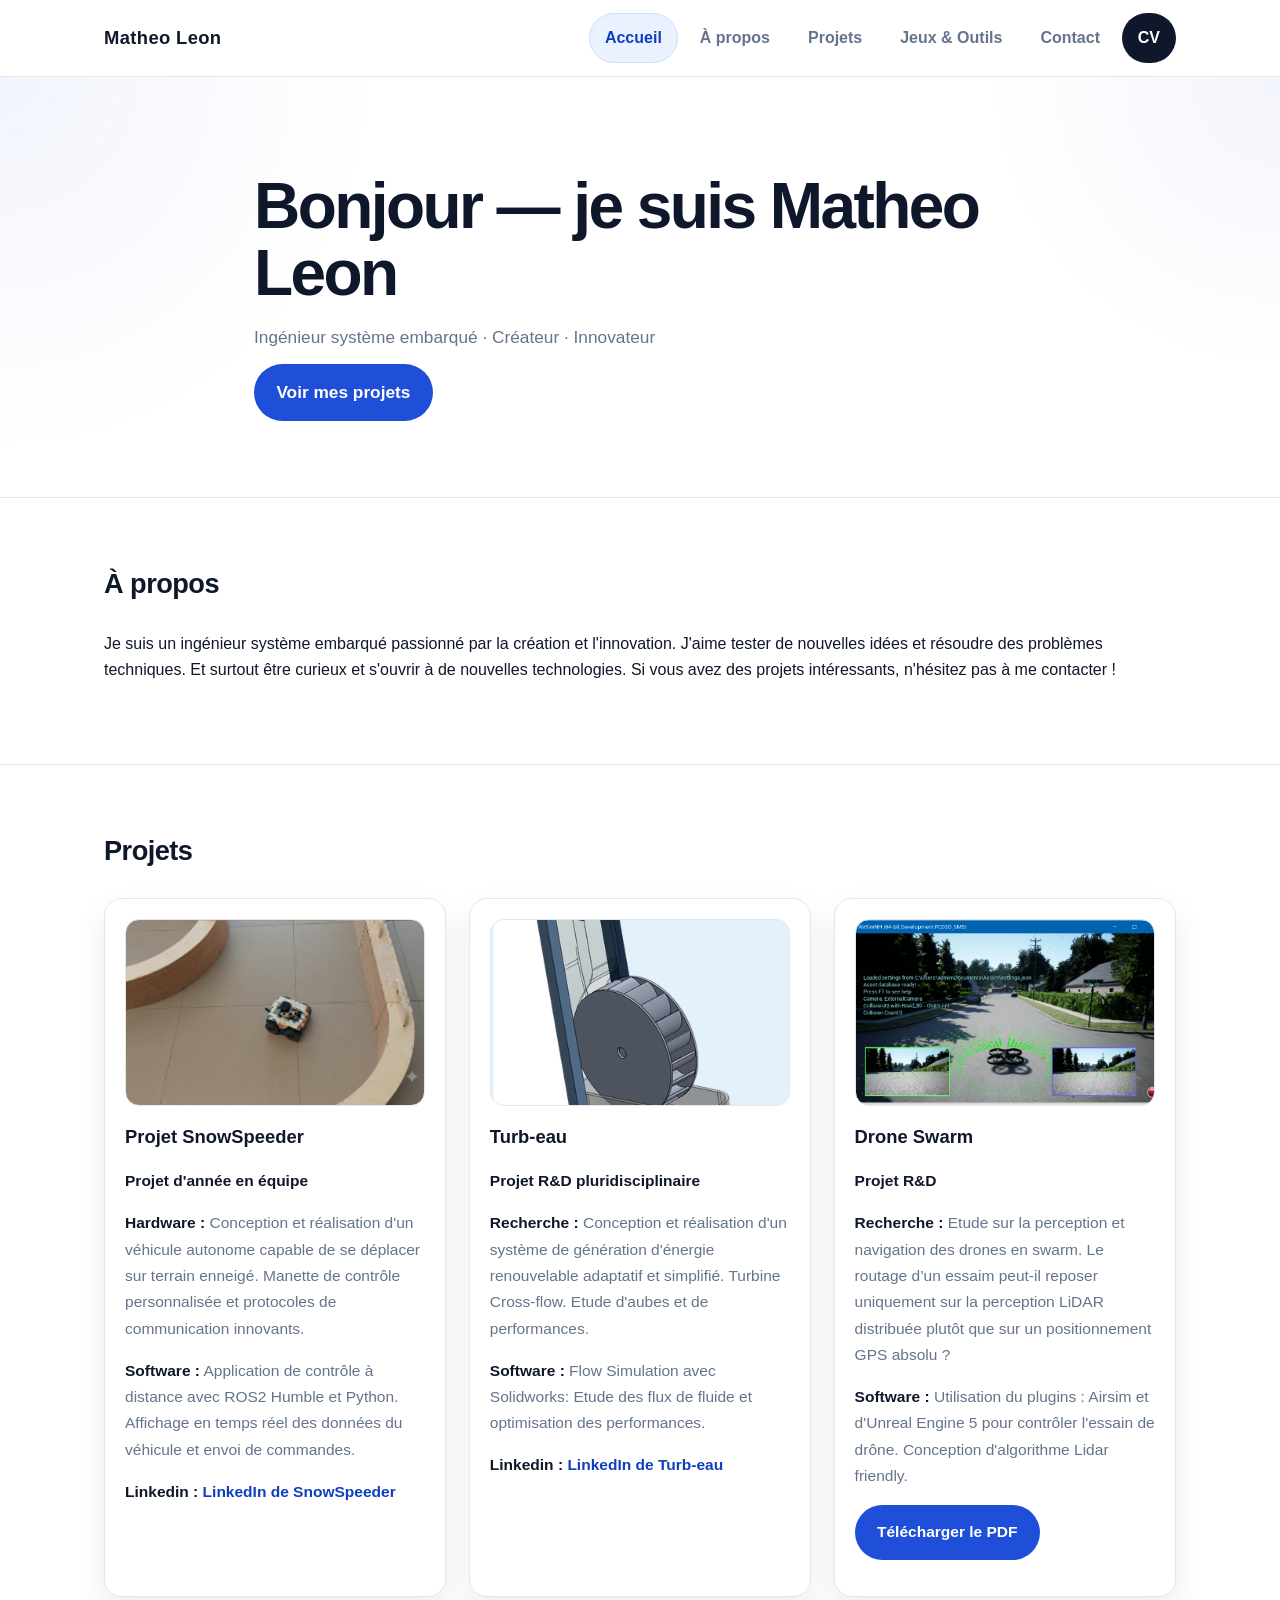
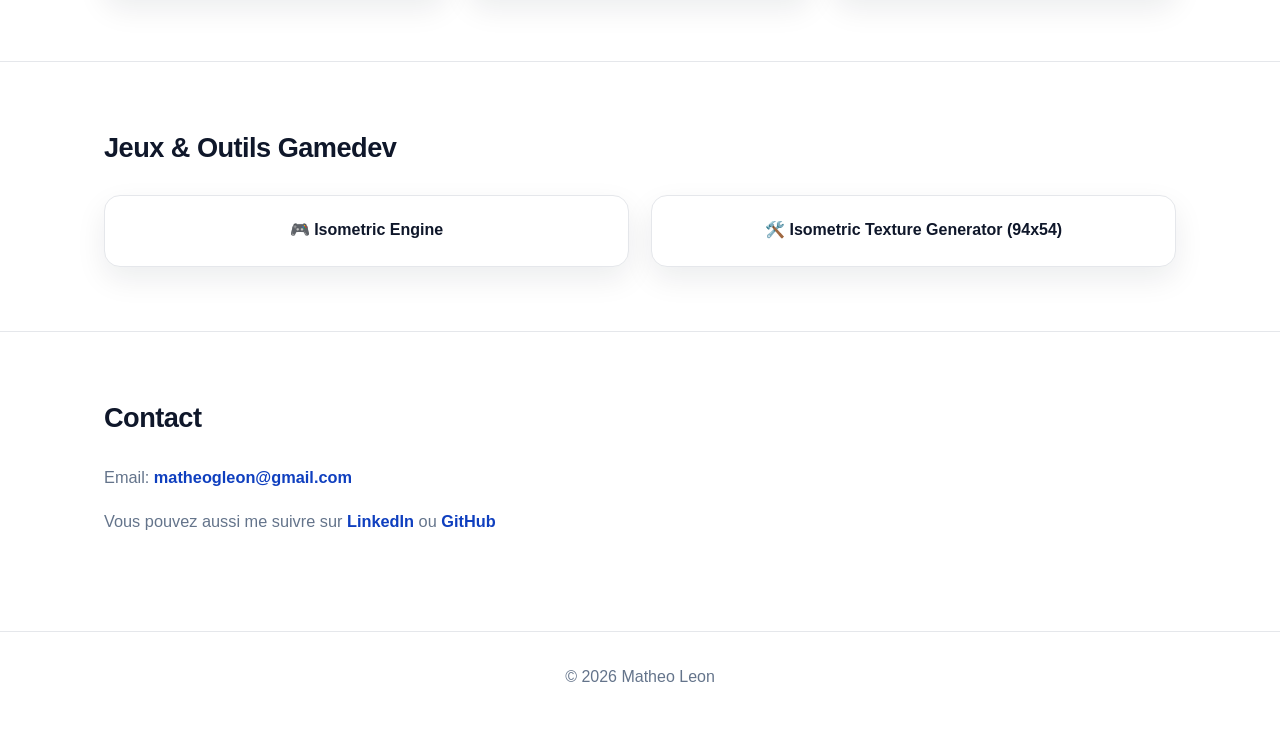
<file: index.html>
<!doctype html>
<html lang="fr">
<head>
  <meta charset="utf-8" />
  <meta name="viewport" content="width=device-width,initial-scale=1" />
  <title>Portfolio — Matheo Leon</title>
  <link rel="stylesheet" href="styles.css">
</head>
<body>
  <header class="site-header">
    <div class="container">
      <a class="logo" href="#home">Matheo Leon</a>
      <button id="nav-toggle" aria-label="Toggle navigation">☰</button>
      <nav id="site-nav" class="nav">
        <a href="#home" class="nav-link">Accueil</a>
        <a href="#about" class="nav-link">À propos</a>
        <a href="#projects" class="nav-link">Projets</a>
        <a href="#games" class="nav-link">Jeux & Outils</a>
        <a href="#contact" class="nav-link">Contact</a>
        <a class="cv-btn" href="assets/cv.pdf" download target="_blank">CV</a>
      </nav>
    </div>
  </header>

  <main>
    <section id="home" class="hero">
      <div class="container hero-inner">
        <h1>Bonjour — je suis Matheo Leon</h1>
        <p>Ingénieur système embarqué · Créateur · Innovateur</p>
        <p><a class="primary" href="#projects">Voir mes projets</a></p>
      </div>
    </section>

    <section id="about" class="section">
      <div class="container">
        <h2>À propos</h2>
        <p>Je suis un ingénieur système embarqué passionné par la création et l'innovation. J'aime tester de nouvelles idées et résoudre des problèmes techniques. Et surtout être curieux et s'ouvrir à de nouvelles technologies. Si vous avez des projets intéressants, n'hésitez pas à me contacter !</p>
      </div>
    </section>

    <section id="projects" class="section">
      <div class="container">
        <h2>Projets</h2>
        <div class="grid">
          <article class="card">
            <div class="card-image" style="background-image: url('assets/snowspeeder.png');"></div>
            <h3>Projet SnowSpeeder</h3>
            <p><strong>Projet d'année en équipe</strong></p>
            <p><strong>Hardware :</strong> Conception et réalisation d'un véhicule autonome capable de se déplacer sur terrain enneigé. Manette de contrôle personnalisée et protocoles de communication innovants.</p>
            <p><strong>Software :</strong> Application de contrôle à distance avec ROS2 Humble et Python. Affichage en temps réel des données du véhicule et envoi de commandes.</p>
            <p><strong>Linkedin :</strong> <a href="https://www.linkedin.com/company/snowspeeder/?viewAsMember=true" class="contact-link" target="_blank">LinkedIn de SnowSpeeder</a></p>
          </article>
          <article class="card">
            <div class="card-image" style="background-image: url('assets/turb-eau2.png');"></div>
            <h3>Turb-eau</h3>
            <p><strong>Projet R&D pluridisciplinaire</strong></p>
            <p><strong>Recherche :</strong> Conception et réalisation d'un système de génération d'énergie renouvelable adaptatif et simplifié. Turbine Cross-flow. Etude d'aubes et de performances.</p>
            <p><strong>Software :</strong> Flow Simulation avec Solidworks: Etude des flux de fluide et optimisation des performances. </p>
            <p><strong>Linkedin :</strong> <a href="https://www.linkedin.com/company/turb-eau/?viewAsMember=true" class="contact-link" target="_blank">LinkedIn de Turb-eau</a></p>
          </article>
          <article class="card">
            <div class="card-image" style="background-image: url('assets/Airsim.png');"></div>
            <h3>Drone Swarm</h3>
            <p><strong>Projet R&D</strong></p>
            <p><strong>Recherche :</strong> Etude sur la perception et navigation des drones en swarm. Le routage d’un essaim peut-il reposer uniquement sur la perception LiDAR distribuée plutôt que sur un positionnement GPS absolu ? </p>
            <p><strong>Software :</strong> Utilisation du plugins : Airsim et d'Unreal Engine 5 pour contrôler l'essain de drône. Conception d'algorithme Lidar friendly.</p>
            <p><a class="primary" href="assets/R_D.pdf" download target="_blank" rel="noopener">Télécharger le PDF</a></p>
          </article>
        </div>
      </div>
    </section>

    <section id="games" class="section">
      <div class="container">
        <h2>Jeux & Outils Gamedev</h2>
        <div class="grid">
          <a class="card-link" href="games/IsometricEngine/index.html">🎮 Isometric Engine</a>
          <a class="card-link" href="games/TextureGenerator/index.html">🛠️ Isometric Texture Generator (94x54)</a>
        </div>
      </div>
    </section>

    <section id="contact" class="section">
      <div class="container">
        <h2>Contact</h2>
        <p>Email: <a href="mailto:matheogleon@gmail.com" class="contact-link">matheogleon@gmail.com</a></p>
        <p>Vous pouvez aussi me suivre sur <a href="https://www.linkedin.com/in/math%C3%A9o-leon-8b488624a/" class="contact-link">LinkedIn</a> ou <a href="https://github.com/mathe2810" class="contact-link">GitHub</a></p>
      </div>
    </section>
  </main>

  <footer class="site-footer">
    <div class="container">© 2026 Matheo Leon</div>
  </footer>

  <script src="script.js"></script>
</body>
</html>
</file>
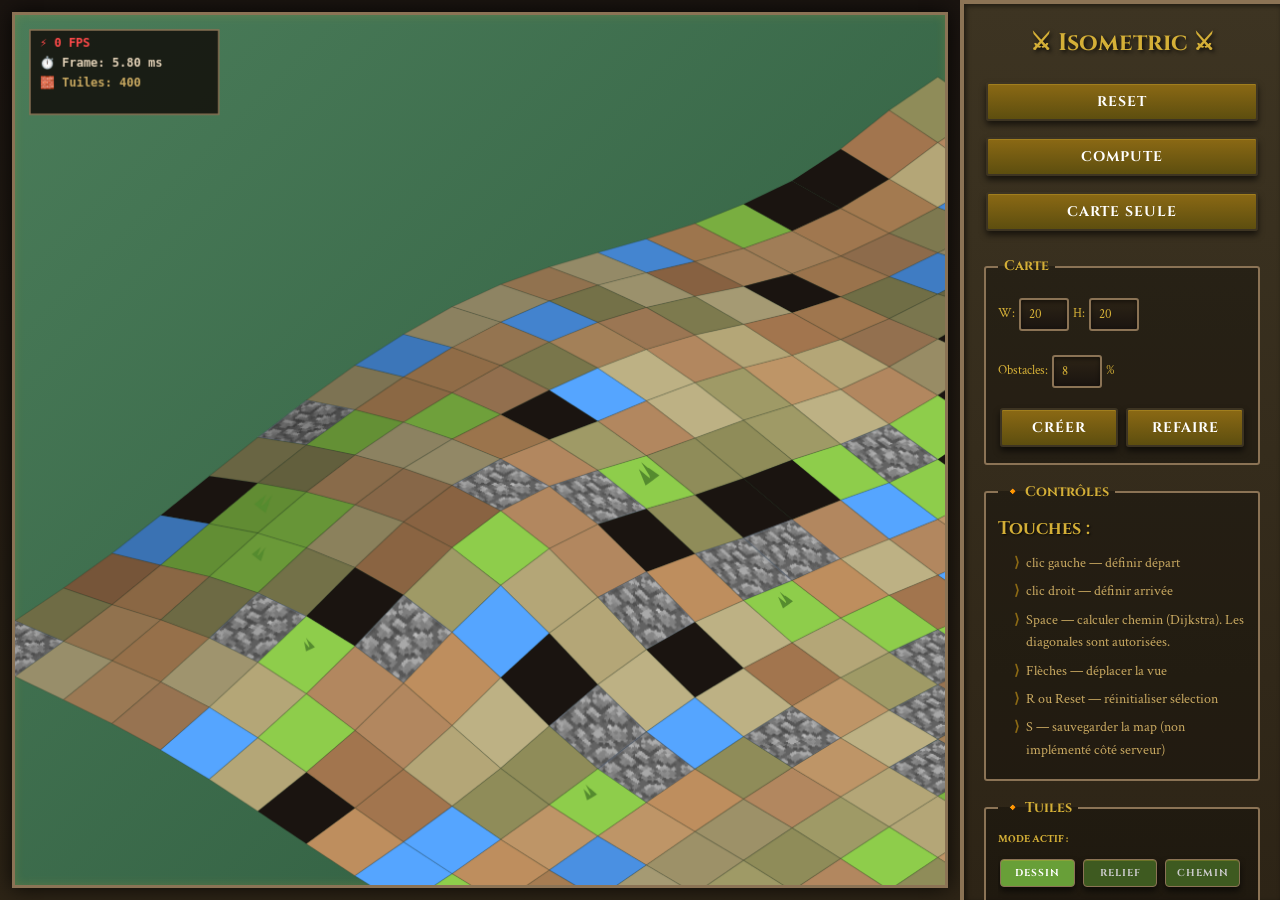
<file: games/IsometricEngine/index.html>
<!doctype html>
<html lang="fr">
<head>
  <meta charset="utf-8">
  <!-- Correction du viewport pour forcer le bon zoom sur mobile et bloquer le zoom accidentel -->
  <meta name="viewport" content="width=device-width, initial-scale=1.0, maximum-scale=1.0, user-scalable=no">
  <title>IsometricEngine — Web</title>
  <link rel="stylesheet" href="styles.css">
</head>
<body>
  <div id="content">
    <div id="canvasContainer">
      <canvas id="game" width="900" height="800"></canvas>
    </div>
    <aside id="sidebar">
      <div id="ui">
        <h1 style="font-family:'Cinzel',serif;text-align:center;margin:0 0 16px 0;font-size:24px;color:#d4af37;text-shadow:2px 2px 4px rgba(0,0,0,0.8)">⚔ Isometric ⚔</h1>
        <div style="display:flex;flex-direction:column;gap:8px;margin-bottom:12px">
          <button id="btnReset">Reset</button>
          <button id="btnCompute">Compute</button>
          <button id="btnMapOnly">Carte seule</button>
        </div>
        <fieldset style="border:2px solid #8b7355;padding:12px;margin:8px 0;background:rgba(0,0,0,0.3);border-radius:3px">
          <legend style="color:#d4af37;font-weight:bold;padding:0 6px">Carte</legend>
          <div style="display:flex;flex-direction:column;gap:8px">
            <label style="display:flex;gap:4px;align-items:center">
              W:
              <input id="inputWidth" type="number" min="5" max="100" value="20" style="width:50px" />
              H:
              <input id="inputHeight" type="number" min="5" max="100" value="20" style="width:50px" />
            </label>
            <label style="display:flex;gap:4px;align-items:center">
              Obstacles:
              <input id="inputObstacleProb" type="number" min="0" max="50" value="8" step="1" style="width:50px" />
              %
            </label>
            <div style="display:flex;gap:4px">
              <button id="btnCreateMap" style="flex:1">Créer</button>
              <button id="btnRegenerate" style="flex:1">Refaire</button>
            </div>
          </div>
        </fieldset>
        <fieldset style="border:2px solid #8b7355;padding:12px;margin:8px 0;background:rgba(0,0,0,0.3);border-radius:3px">
          <legend style="color:#d4af37;font-weight:bold;padding:0 6px;cursor:pointer" onclick="toggleSection('controlsSection')" title="Clic pour plier/déplier">🔸 Contrôles</legend>
          <div id="controlsSection" class="collapsible-content" style="display:block">
            <div id="controls">
              <strong>Touches :</strong>
              <ul>
                <li>clic gauche — définir départ</li>
                <li>clic droit — définir arrivée</li>
                <li>Space — calculer chemin (Dijkstra). Les diagonales sont autorisées.</li>
                <li>Flèches — déplacer la vue</li>
                <li>R ou Reset — réinitialiser sélection</li>
                <li>S — sauvegarder la map (non implémenté côté serveur)</li>
              </ul>
            </div>
          </div>
        </fieldset>
        <fieldset style="border:2px solid #8b7355;padding:12px;margin:8px 0;background:rgba(0,0,0,0.3);border-radius:3px">
          <legend style="color:#d4af37;font-weight:bold;padding:0 6px;cursor:pointer" onclick="toggleSection('tilesSection')" title="Clic pour plier/déplier">🔸 Tuiles</legend>
          <div id="tilesSection" class="collapsible-content" style="display:block">
            <div id="tilesPalette">
              <!-- Tuiles générées par JS -->
            </div>
          </div>
        </fieldset>
        <fieldset style="border:2px solid #8b7355;padding:12px;margin:8px 0;background:rgba(0,0,0,0.3);border-radius:3px">
          <legend style="color:#d4af37;font-weight:bold;padding:0 6px">Infos</legend>
          <div id="info">
            <p id="infoStart">Départ: -</p>
            <p id="infoGoal">Arrivée: -</p>
            <p id="infoPath">Longueur du chemin: -</p>
          </div>
        </fieldset>
      </div>
    </aside>
  </div>
  <script type="module" src="js/main.js"></script>
</body>
</html>
</file>
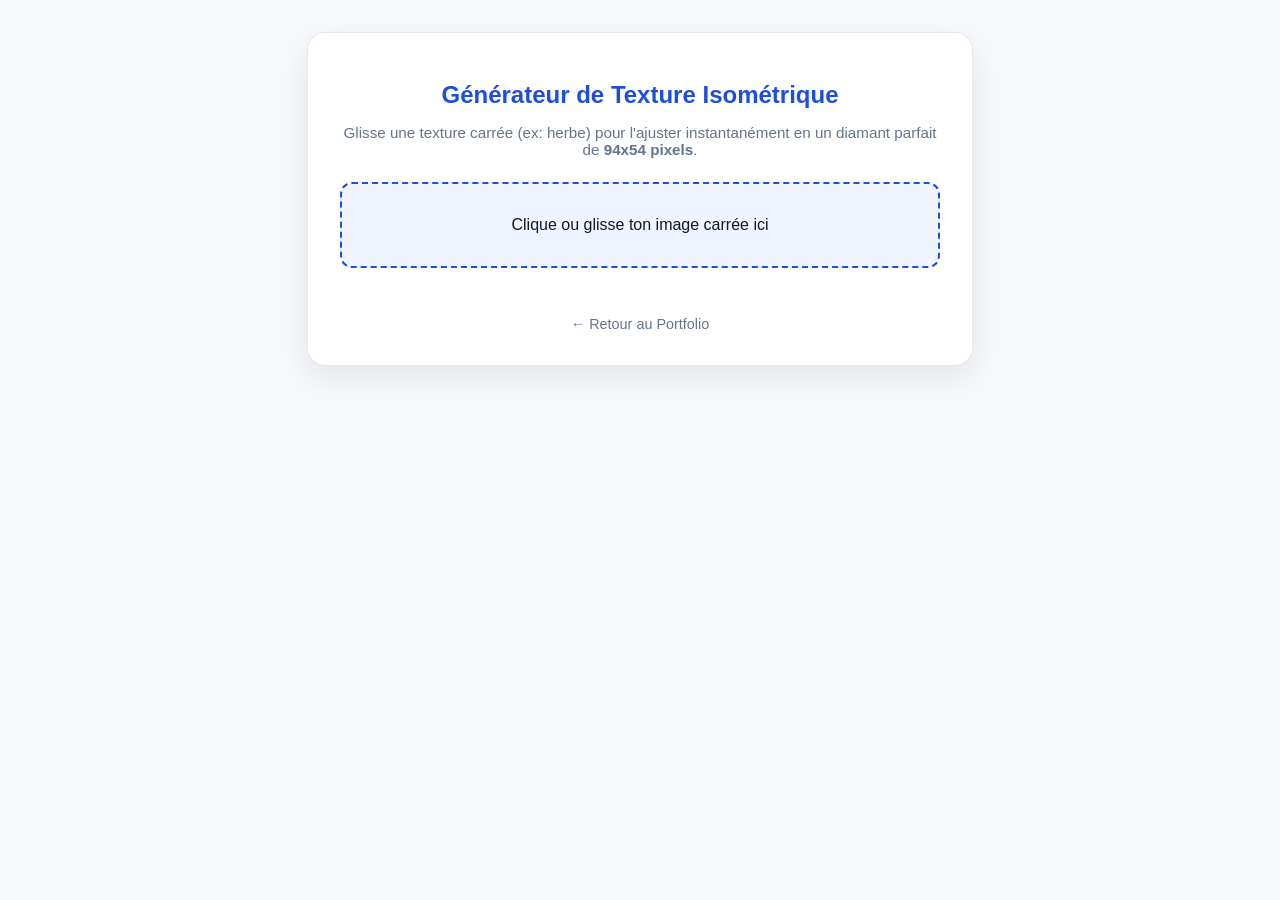
<file: games/TextureGenerator/index.html>
<!doctype html>
<html lang="fr">
<head>
  <meta charset="utf-8" />
  <meta name="viewport" content="width=device-width, initial-scale=1" />
  <title>Isometric Texture Generator</title>
  <style>
    body {
      margin: 0;
      font-family: 'Segoe UI', Tahoma, Geneva, Verdana, sans-serif;
      background: #f7f8fb;
      color: #0f172a;
      display: flex;
      flex-direction: column;
      align-items: center;
      padding: 2rem;
    }
    .container {
      max-width: 600px;
      background: #ffffff;
      border: 1px solid #e5e7eb;
      border-radius: 18px;
      padding: 2rem;
      box-shadow: 0 12px 30px rgba(15, 23, 42, 0.08);
      text-align: center;
    }
    h1 { font-size: 1.5rem; margin-bottom: 0.5rem; color: #1f4ed8; }
    p { color: #64748b; font-size: 0.95rem; margin-bottom: 1.5rem; }
    .drop-zone {
      border: 2px dashed #1f4ed8;
      border-radius: 12px;
      padding: 2rem;
      background: #f0f4ff;
      cursor: pointer;
      transition: background 0.2s;
      margin-bottom: 1.5rem;
    }
    .drop-zone:hover { background: #e2ebff; }
    input[type="file"] { display: none; }
    .preview-box {
      margin: 1.5rem 0;
      display: none;
    }
    .preview-title { font-weight: 600; margin-bottom: 0.5rem; font-size: 0.9rem; }
    canvas {
      background-image: repeating-conic-gradient(#fff 0% 25%, #e5e7eb 0% 50%);
      background-size: 10px 10px;
      border: 1px solid #cbd5e1;
      image-rendering: pixelated;
      max-width: 100%;
      height: auto;
    }
    .btn {
      display: inline-block;
      background: #1f4ed8;
      color: white;
      padding: 0.75rem 1.5rem;
      border-radius: 999px;
      text-decoration: none;
      font-weight: 700;
      border: none;
      cursor: pointer;
      transition: background 0.2s;
    }
    .btn:hover { background: #0f3fbf; }
    .btn:disabled { background: #cbd5e1; cursor: not-allowed; }
    .back-link { margin-top: 1.5rem; display: inline-block; color: #64748b; text-decoration: none; font-size: 0.9rem; }
    .back-link:hover { text-decoration: underline; }
  </style>
</head>
<body>

<div class="container">
  <h1>Générateur de Texture Isométrique</h1>
  <p>Glisse une texture carrée (ex: herbe) pour l'ajuster instantanément en un diamant parfait de <strong>94x54 pixels</strong>.</p>
  
  <div class="drop-zone" id="dropZone">
    <span>Clique ou glisse ton image carrée ici</span>
    <input type="file" id="fileInput" accept="image/*" />
  </div>

  <div class="preview-box" id="previewBox">
    <div class="preview-title">Aperçu Réel (Rendu Pixelisé Élargi pour contrôle) :</div>
    <!-- Le canvas fait STRICTEMENT 94x54 en interne -->
    <canvas id="isoCanvas" width="94" height="54" style="width: 282px; height: 162px;"></canvas>
    <div style="margin-top: 0.5rem;"><button class="btn" id="downloadBtn">Télécharger la texture (94x54)</button></div>
  </div>

  <a href="../../index.html" class="back-link">← Retour au Portfolio</a>
</div>

<script>
  const dropZone = document.getElementById('dropZone');
  const fileInput = document.getElementById('fileInput');
  const previewBox = document.getElementById('previewBox');
  const canvas = document.getElementById('isoCanvas');
  const ctx = canvas.getContext('2d');
  const downloadBtn = document.getElementById('downloadBtn');

  dropZone.addEventListener('click', () => fileInput.click());
  
  dropZone.addEventListener('dragover', (e) => {
    e.preventDefault();
    dropZone.style.background = "#e2ebff";
  });

  dropZone.addEventListener('dragleave', () => {
    dropZone.style.background = "#f0f4ff";
  });

  dropZone.addEventListener('drop', (e) => {
    e.preventDefault();
    dropZone.style.background = "#f0f4ff";
    if (e.dataTransfer.files.length) {
      processImage(e.dataTransfer.files[0]);
    }
  });

  fileInput.addEventListener('change', (e) => {
    if (e.target.files.length) {
      processImage(e.target.files[0]);
    }
  });

  function processImage(file) {
    const reader = new FileReader();
    reader.onload = function(event) {
      const img = new Image();
      img.onload = function() {
        // Nettoyage et désactivation du lissage pour le pixel-art
        ctx.clearRect(0, 0, canvas.width, canvas.height);
        ctx.imageSmoothingEnabled = false;

        ctx.save();
        
        // Déplacement au centre du canvas (47, 27)
        ctx.translate(canvas.width / 2, canvas.height / 2);
        
        // Matrice de transformation isométrique pure sans cisaillement parasite
        // Mappe les 4 coins du carré sur les 4 sommets du diamant (94x54)
        const m11 = canvas.width / (2 * img.width);
        const m12 = canvas.height / (2 * img.width);
        const m21 = -canvas.width / (2 * img.height);
        const m22 = canvas.height / (2 * img.height);
        
        ctx.transform(m11, m12, m21, m22, 0, 0);
        
        // Dessin centré de l'image d'origine
        ctx.drawImage(img, -img.width / 2, -img.height / 2, img.width, img.height);
        
        ctx.restore();
        
        previewBox.style.display = "block";
      }
      img.src = event.target.result;
    }
    reader.readAsDataURL(file);
  }

  downloadBtn.addEventListener('click', () => {
    const link = document.createElement('a');
    link.download = 'grass_tile_94x54.png';
    link.href = canvas.toDataURL('image/png');
    link.click();
  });
</script>
</body>
</html>
</file>
<file: styles.css>
:root{
  --bg:#ffffff;
  --surface:#f7f8fb;
  --surface-2:#ffffff;
  --text:#0f172a;
  --muted:#64748b;
  --line:#e5e7eb;
  --accent:#1f4ed8;
  --accent-strong:#0f3fbf;
  --shadow:0 12px 30px rgba(15, 23, 42, 0.08);
}

*{box-sizing:border-box}

html{scroll-behavior:smooth}

body{
  margin:0;
  font-family:Inter, "Segoe UI", Tahoma, Geneva, Verdana, sans-serif;
  background:var(--bg);
  color:var(--text);
  line-height:1.65;
  font-size:16px;
}

.container{max-width:1120px;margin:0 auto;padding:0 1.5rem}

/* ===== HEADER & NAV ===== */
.site-header{
  position:sticky;
  top:0;
  z-index:100;
  background:rgba(255,255,255,0.9);
  backdrop-filter:blur(14px);
  border-bottom:1px solid var(--line);
}

.site-header .container{
  min-height:76px;
  display:flex;
  align-items:center;
  justify-content:space-between;
  gap:1.5rem;
}

.logo{
  font-weight:800;
  font-size:1.15rem;
  letter-spacing:0.02em;
  color:var(--text);
  text-decoration:none;
  white-space:nowrap;
}

#nav-toggle{
  display:none;
  background:var(--surface);
  border:1px solid var(--line);
  color:var(--text);
  border-radius:12px;
  font-size:1.1rem;
  cursor:pointer;
  width:44px;
  height:44px;
}

.nav{
  margin-left:auto;
  display:flex;
  align-items:center;
  gap:0.35rem;
  flex-wrap:wrap;
}

.nav-link{
  color:var(--muted);
  text-decoration:none;
  padding:0.7rem 0.95rem;
  border-radius:999px;
  font-weight:600;
  transition:background-color 0.2s ease, color 0.2s ease, border-color 0.2s ease;
  border:1px solid transparent;
}

.nav-link:hover{
  color:var(--text);
  background:var(--surface);
  border-color:var(--line);
}

.nav-link.active{
  color:var(--accent-strong);
  background:#eaf1ff;
  border-color:#cddcff;
}

.cv-btn{
  display:inline-flex;
  align-items:center;
  justify-content:center;
  background:var(--text);
  color:#fff;
  padding:0.72rem 1rem;
  border-radius:999px;
  font-weight:700;
  text-decoration:none;
  transition:transform 0.2s ease, box-shadow 0.2s ease, background-color 0.2s ease;
  box-shadow:none;
}

.cv-btn:hover{
  transform:translateY(-1px);
  background:#111827;
  box-shadow:0 10px 20px rgba(15, 23, 42, 0.12);
}

/* ===== SECTIONS & LAYOUT ===== */
.hero{
  padding:6rem 0 4rem;
  background:
    radial-gradient(circle at top left, rgba(31, 78, 216, 0.06), transparent 28%),
    radial-gradient(circle at top right, rgba(15, 63, 191, 0.05), transparent 22%);
}

.hero-inner{
  max-width:820px;
}

.hero-inner h1{
  font-size:clamp(2.4rem, 5vw, 4.4rem);
  line-height:1.05;
  margin:0 0 1rem;
  letter-spacing:-0.04em;
  color:var(--text);
  font-weight:800;
}

.hero-inner p{
  font-size:1.08rem;
  color:var(--muted);
  margin:0.75rem 0;
  max-width:720px;
}

.section{
  padding:4rem 0;
  border-top:1px solid var(--line);
}

.section h2{
  font-size:1.7rem;
  margin:0 0 1.5rem;
  color:var(--text);
  font-weight:750;
  letter-spacing:-0.02em;
}

/* ===== CARDS & GRID ===== */
.grid{
  display:grid;
  grid-template-columns:repeat(auto-fit,minmax(280px,1fr));
  gap:1.4rem;
  margin-top:1rem;
}

.card{
  background:var(--surface-2);
  border:1px solid var(--line);
  border-radius:18px;
  padding:1.25rem;
  box-shadow:var(--shadow);
  transition:transform 0.2s ease, box-shadow 0.2s ease, border-color 0.2s ease;
  overflow:hidden;
}

.card:hover{
  transform:translateY(-3px);
  box-shadow:0 16px 34px rgba(15, 23, 42, 0.1);
  border-color:#cfd8e3;
}

.card-image{
  width:100%;
  aspect-ratio:16/10;
  border-radius:14px;
  margin-bottom:1rem;
  background-size:cover;
  background-position:center;
  background-color:var(--surface);
  border:1px solid var(--line);
}

.card h3{
  margin:0.8rem 0 0.5rem;
  color:var(--text);
  font-size:1.15rem;
  font-weight:750;
}

.card p{
  color:var(--muted);
  font-size:0.97rem;
  line-height:1.7;
}

.card strong{color:var(--text)}

.card ul{
  margin:0.5rem 0;
  padding-left:1.2rem;
}

.card li{
  color:var(--muted);
  margin:0.3rem 0;
}

.card-link{
  display:flex;
  align-items:center;
  justify-content:center;
  min-height:72px;
  background:var(--surface-2);
  border:1px solid var(--line);
  padding:1rem 1.2rem;
  border-radius:16px;
  color:var(--text);
  text-decoration:none;
  font-weight:700;
  box-shadow:var(--shadow);
  transition:transform 0.2s ease, box-shadow 0.2s ease, border-color 0.2s ease;
}

.card-link:hover{
  border-color:#cfd8e3;
  transform:translateY(-2px);
  box-shadow:0 16px 34px rgba(15, 23, 42, 0.1);
}

/* ===== BUTTONS & LINKS ===== */
.primary{
  display:inline-flex;
  align-items:center;
  justify-content:center;
  background:var(--accent);
  color:#fff;
  padding:0.9rem 1.4rem;
  border-radius:999px;
  text-decoration:none;
  font-weight:700;
  transition:transform 0.2s ease, box-shadow 0.2s ease, background-color 0.2s ease;
}

.primary:hover{
  transform:translateY(-1px);
  background:var(--accent-strong);
  box-shadow:0 12px 20px rgba(31, 78, 216, 0.18);
}

.contact-link{
  color:var(--accent-strong);
  text-decoration:none;
  font-weight:650;
}

.contact-link:hover{
  text-decoration:underline;
}

#contact p{
  font-size:1.02rem;
  color:var(--muted);
}

/* ===== FOOTER ===== */
.site-footer{
  padding:2rem 0 3rem;
  text-align:center;
  color:var(--muted);
  border-top:1px solid var(--line);
  margin-top:1rem;
}

/* ===== MOBILE MENU ===== */
@media(max-width:780px){
  .site-header .container{gap:0.75rem}

  #nav-toggle{display:inline-flex;align-items:center;justify-content:center}

  .nav{
    position:fixed;
    top:0;
    right:0;
    width:min(82vw, 340px);
    height:100vh;
    flex-direction:column;
    align-items:stretch;
    gap:0.45rem;
    background:#fff;
    padding:5.2rem 1rem 1rem;
    margin:0;
    z-index:1000;
    transform:translateX(100%);
    transition:transform 0.25s ease;
    border-left:1px solid var(--line);
    box-shadow:-16px 0 30px rgba(15, 23, 42, 0.12);
  }

  .nav.show{transform:translateX(0)}

  .nav-link,
  .cv-btn{
    width:100%;
    justify-content:center;
    border-radius:14px;
    padding:0.9rem 1rem;
  }

  .nav-link{background:var(--surface);border-color:var(--line)}
  .nav-link:hover{background:#eef2f7}

  .hero{padding:4rem 0 3rem}
  .section{padding:3rem 0}
  .section h2{font-size:1.45rem}
  .grid{grid-template-columns:1fr;gap:1rem}
}
</file>
<file: games/IsometricEngine/styles.css>
@import url('https://fonts.googleapis.com/css2?family=Cinzel:wght@400;700&family=Crimson+Text:ital@0;1&display=swap');

@font-face {
  font-family: 'OldLondon';
  src: url('fonts/OldLondon.ttf') format('truetype');
}

* { box-sizing: border-box; }

html, body {
  height: 100%;
  width: 100%;
}

body {
  margin: 0;
  background: linear-gradient(135deg, #2d2416 0%, #3d3422 100%);
  font-family: 'Crimson Text', serif;
  color: #d4af37;
  overflow: hidden; /* Bloque le scroll global du body sur PC, géré de manière responsive ci-dessous */
}

#content {
  display: flex;
  flex-direction: row;
  align-items: stretch;
  width: 100%;
  height: 100vh;
}

#canvasContainer {
  flex: 1;
  display: flex;
  align-items: center;
  justify-content: center;
  padding: 12px;
  background: linear-gradient(to bottom, #1a1410 0%, #2d2416 100%);
  overflow: hidden;
}

canvas {
  background: linear-gradient(135deg, #4a7c59 0%, #2d5a3d 100%);
  display: block;
  border: 3px solid #8b7355;
  box-shadow: 0 0 20px rgba(0,0,0,0.8), inset 0 0 10px rgba(212,175,55,0.2);
  margin: auto;
  
  /* Rendre le canvas responsive : il garde son ratio et ne dépasse jamais de son conteneur */
  max-width: 100%;
  max-height: 100%;
  object-fit: contain;
}

#sidebar {
  width: 320px;
  height: 100vh;
  padding: 20px;
  background: linear-gradient(to bottom, #3d3422 0%, #2d2416 100%);
  border-left: 4px solid #8b7355;
  border-top: 4px solid #8b7355;
  box-shadow: inset 2px 2px 5px rgba(0,0,0,0.5);
  font-size: 14px;
  line-height: 1.6;
  overflow-y: auto; 
  display: flex;
  flex-direction: column;
}

/* Personnalisation de la scrollbar de la sidebar pour qu'elle reste dans le thème médiéval */
#sidebar::-webkit-scrollbar {
  width: 6px;
}
#sidebar::-webkit-scrollbar-track {
  background: rgba(0, 0, 0, 0.2);
}
#sidebar::-webkit-scrollbar-thumb {
  background: #8b7355;
  border-radius: 3px;
}

#ui {
  margin-bottom: 0; 
  display: flex;
  flex-direction: column;
  height: 100%;
}

#ui strong, #controls strong, #info strong {
  font-family: 'Cinzel', serif;
  font-size: 18px;
  color: #d4af37;
  text-shadow: 1px 1px 2px rgba(0,0,0,0.8);
}

#controls ul {
  margin: 8px 0 0 16px;
  padding: 0;
  list-style: none;
}

#controls li {
  margin: 6px 0;
  padding-left: 12px;
  position: relative;
  color: #c9a961;
}

#controls li:before {
  content: "⟩";
  position: absolute;
  left: 0;
  color: #8b6914;
  font-weight: bold;
}

#info p {
  margin: 8px 0;
  padding: 6px;
  background: rgba(0,0,0,0.3);
  border-left: 2px solid #d4af37;
  color: #d4af37;
}

/* Buttons */
button {
  font-family: 'Cinzel', serif;
  background: linear-gradient(to bottom, #8b6914 0%, #5d4e0f 100%);
  color: #fff;
  border: 2px solid #3d3422;
  border-radius: 3px;
  padding: 8px 12px;
  margin: 4px 2px;
  cursor: pointer;
  font-size: 14px;
  font-weight: 700;
  box-shadow: 0 4px 6px rgba(0,0,0,0.6), inset 0 1px 0 rgba(212,175,55,0.3);
  transition: all 0.2s ease;
  text-transform: uppercase;
  letter-spacing: 1px;
}

button:hover {
  background: linear-gradient(to bottom, #a67c1a 0%, #6d5e1f 100%);
  box-shadow: 0 6px 12px rgba(0,0,0,0.8), inset 0 1px 0 rgba(212,175,55,0.5);
  transform: translateY(-1px);
}

button:active {
  box-shadow: 0 2px 4px rgba(0,0,0,0.6), inset 0 2px 4px rgba(0,0,0,0.4);
  transform: translateY(1px);
}

/* Input fields */
input[type="number"], input[type="text"] {
  font-family: 'Crimson Text', serif;
  background: linear-gradient(to bottom, #2d2416 0%, #1a1410 100%);
  color: #d4af37;
  border: 2px solid #8b7355;
  border-radius: 3px;
  padding: 6px 8px;
  font-size: 13px;
  box-shadow: inset 0 2px 4px rgba(0,0,0,0.5);
  transition: all 0.2s ease;
}

input[type="number"]:focus, input[type="text"]:focus {
  outline: none;
  border-color: #d4af37;
  box-shadow: inset 0 2px 4px rgba(0,0,0,0.5), 0 0 8px rgba(212,175,55,0.4);
}

/* Labels */
label {
  display: flex;
  gap: 8px;
  align-items: center;
  margin: 8px 0;
  font-size: 13px;
  color: #d4af37;
}

/* Fieldsets */
fieldset {
  border: 2px solid #8b7355;
  padding: 12px;
  margin: 8px 0;
  background: rgba(0,0,0,0.3);
  border-radius: 3px;
}

legend {
  color: #d4af37;
  font-weight: bold;
  font-family: 'Cinzel', serif;
  padding: 0 6px;
  font-size: 14px;
  user-select: none;
}

/* Collapsible sections */
.collapsible-content {
  overflow: hidden;
  transition: max-height 0.3s ease, opacity 0.3s ease;
  opacity: 1;
  max-height: 2000px;
}

.collapsible-content.collapsed {
  max-height: 0;
  opacity: 0;
}

/* Palette de tuiles responsive */
#tilesPalette {
  display: grid;
  grid-template-columns: repeat(3, 1fr); /* 3 colonnes par défaut sur PC */
  gap: 6px;
  max-height: 160px;
  overflow-y: auto;
  padding-right: 4px;
}

#tilesPalette::-webkit-scrollbar {
  width: 4px;
}
#tilesPalette::-webkit-scrollbar-thumb {
  background: #8b7355;
  border-radius: 2px;
}

body.map-only #content {
  flex-direction: column;
}

body.map-only #canvasContainer {
  width: 100%;
  height: 100vh;
  padding: 0;
}

body.map-only #sidebar {
  display: none;
}

body.map-only canvas {
  border: none;
  box-shadow: none;
}

/* RESPONSIVE DESIGN POUR PETITS ÉCRANS (MOBILES ET TABLETTES) */
@media (max-width: 800px) {
  body {
    overflow-y: auto; /* Autorise le défilement de toute la page pour accéder aux réglages sous la carte */
  }

  #content {
    flex-direction: column;
    height: auto; /* Laisse le contenu s'étirer naturellement vers le bas */
  }

  #canvasContainer {
    width: 100vw;
    height: 60vh; /* La carte prend 60% de la hauteur de l'écran pour garder de la place pour le reste */
    padding: 8px;
    position: sticky;
    top: 0; /* Garde la carte visible en haut de l'écran pendant qu'on scrolle la sidebar */
    z-index: 10;
    box-shadow: 0 4px 15px rgba(0,0,0,0.5);
  }

  canvas {
    border-width: 2px;
    max-width: 100%;
    max-height: 100%;
  }

  #sidebar {
    width: 100%;
    height: auto; /* Plus de blocage à 100vh */
    border-left: none;
    border-top: 4px solid #8b7355;
    overflow-y: visible; /* Laisse le scroll se faire au niveau global du body */
    padding: 16px 12px;
  }

  /* On passe à 4 colonnes plus compactes sur mobile pour économiser l'espace vertical */
  #tilesPalette {
    grid-template-columns: repeat(4, 1fr);
    max-height: 200px;
  }
}
</file>
